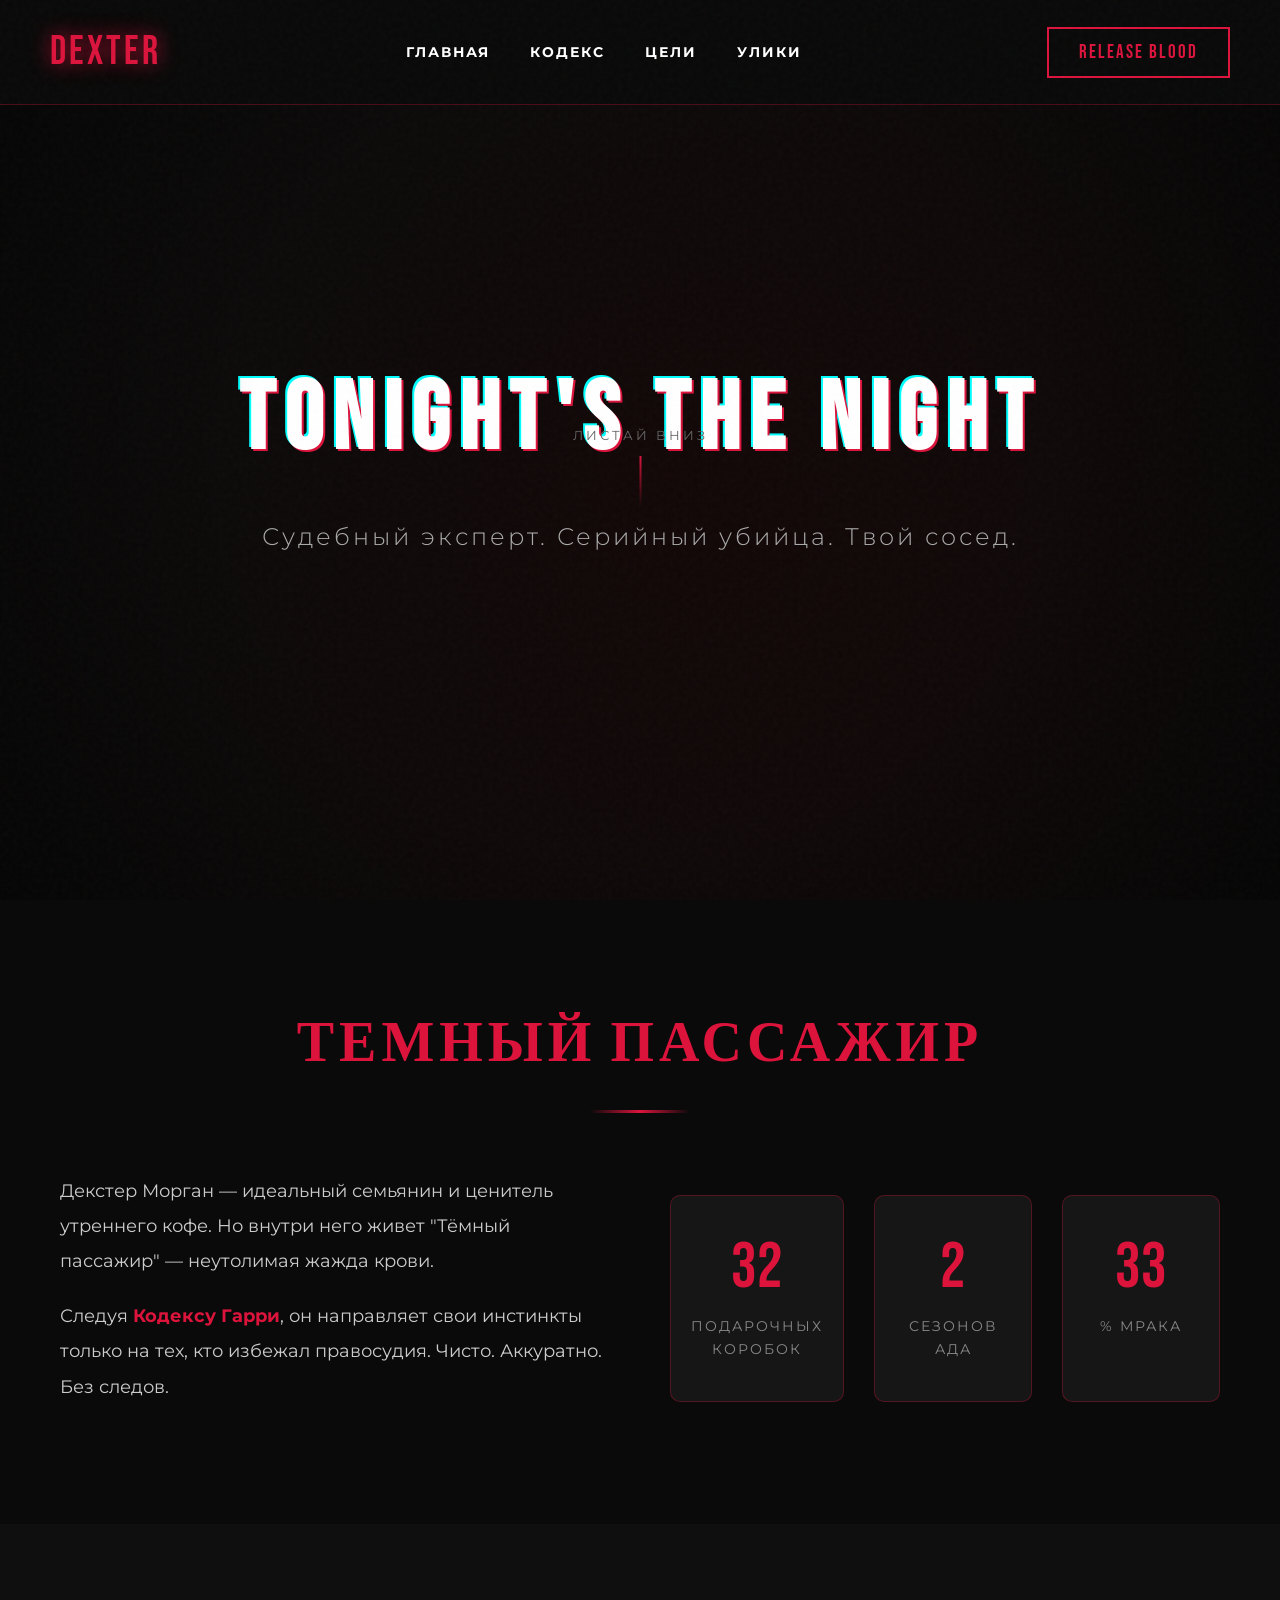
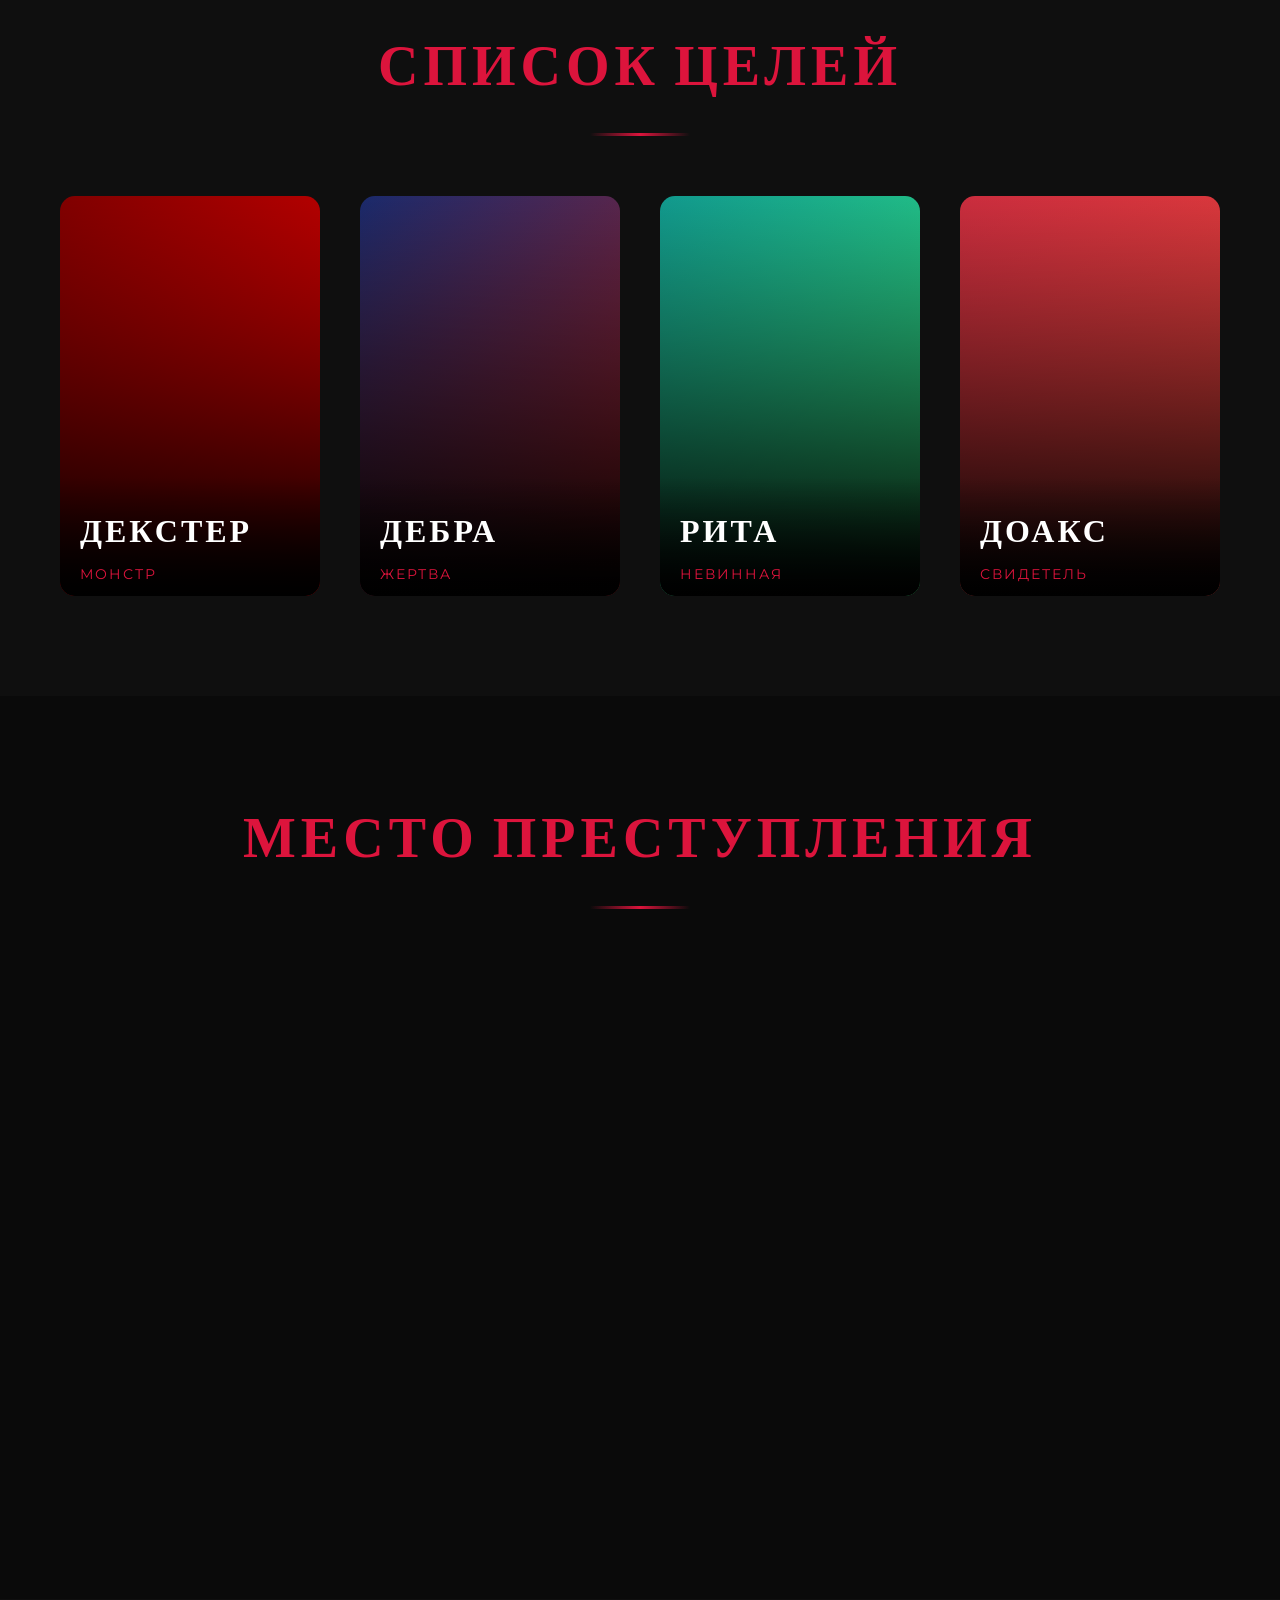
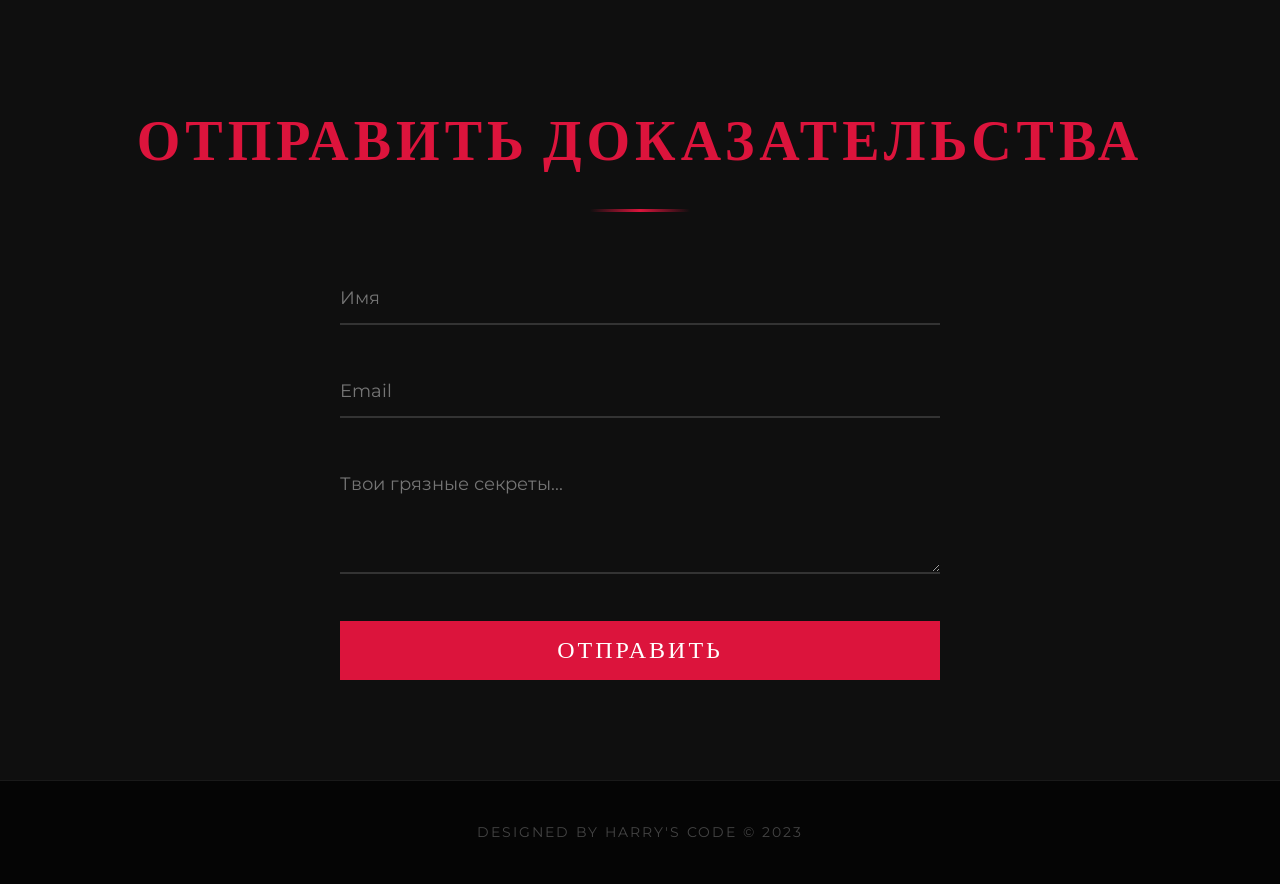
<file: index.html>
<!DOCTYPE html>
<html lang="ru">
<head>
    <meta charset="UTF-8">
    <meta name="viewport" content="width=device-width, initial-scale=1.0">
    <title>DEXTER | Tonight's the night</title>
    <link rel="stylesheet" href="style.css">
    <link href="https://fonts.googleapis.com/css2?family=Bebas+Neue&family=Montserrat:wght@300;400;700;900&display=swap" rel="stylesheet">
</head>
<body>
    <!-- Canvas для крови -->
    <canvas id="bloodCanvas"></canvas>

    <!-- Шум на фоне -->
    <div class="noise-overlay"></div>

    <!-- Навигация -->
    <nav class="navbar">
        <div class="logo">DEXTER</div>
        <ul class="nav-links">
            <li><a href="#home">Главная</a></li>
            <li><a href="#about">Кодекс</a></li>
            <li><a href="#characters">Цели</a></li>
            <li><a href="#gallery">Улики</a></li>
        </ul>
        <button class="blood-btn" id="bloodToggle">
            <span class="btn-text">RELEASE BLOOD</span>
            <div class="btn-drip"></div>
        </button>
    </nav>

    <!-- Главный экран -->
    <header id="home" class="hero">
        <div class="hero-content">
            <h1 class="glitch-title" data-text="TONIGHT'S THE NIGHT">TONIGHT'S THE NIGHT</h1>
            <p class="subtitle">Судебный эксперт. Серийный убийца. Твой сосед.</p>
            <div class="scroll-indicator">
                <span>ЛИСТАЙ ВНИЗ</span>
                <div class="line"></div>
            </div>
        </div>
        <div class="vignette"></div>
    </header>

    <!-- О сериале -->
    <section id="about" class="section">
        <div class="container">
            <div class="section-header">
                <h2>ТЕМНЫЙ ПАССАЖИР</h2>
                <div class="divider"></div>
            </div>
            <div class="about-grid">
                <div class="about-text fade-in">
                    <p>Декстер Морган — идеальный семьянин и ценитель утреннего кофе. Но внутри него живет "Тёмный пассажир" — неутолимая жажда крови.</p>
                    <p>Следуя <strong>Кодексу Гарри</strong>, он направляет свои инстинкты только на тех, кто избежал правосудия. Чисто. Аккуратно. Без следов.</p>
                </div>
                <div class="stats-container fade-in">
                    <div class="stat-box">
                        <span class="stat-number" data-target="96">0</span>
                        <span class="stat-desc">Подарочных коробок</span>
                    </div>
                    <div class="stat-box">
                        <span class="stat-number" data-target="8">0</span>
                        <span class="stat-desc">Сезонов ада</span>
                    </div>
                    <div class="stat-box">
                        <span class="stat-number" data-target="100">0</span>
                        <span class="stat-desc">% Мрака</span>
                    </div>
                </div>
            </div>
        </div>
    </section>

    <!-- Персонажи -->
    <section id="characters" class="section dark-bg">
        <div class="container">
            <div class="section-header">
                <h2>СПИСОК ЦЕЛЕЙ</h2>
                <div class="divider"></div>
            </div>
            <div class="characters-grid">
                <!-- Декстер -->
                <div class="character-card tilt-card">
                    <div class="card-image" style="background: linear-gradient(135deg, #800000, #ff0000); background-image: url('https://image.tmdb.org/t/p/w500/79QVxjX6zW2C8aGzI3kZqJzYzY.jpg'), linear-gradient(135deg, #800000, #ff0000);">
                        <div class="card-overlay">
                            <h3>ДЕКСТЕР</h3>
                            <p>МОНСТР</p>
                        </div>
                    </div>
                </div>
                <!-- Дебра -->
                <div class="character-card tilt-card">
                    <div class="card-image" style="background: linear-gradient(135deg, #1a2a6c, #b21f1f); background-image: url('https://image.tmdb.org/t/p/w500/kZqKqJzYzY.jpg'), linear-gradient(135deg, #1a2a6c, #b21f1f);">
                        <div class="card-overlay">
                            <h3>ДЕБРА</h3>
                            <p>ЖЕРТВА</p>
                        </div>
                    </div>
                </div>
                <!-- Рита -->
                <div class="character-card tilt-card">
                    <div class="card-image" style="background: linear-gradient(135deg, #11998e, #38ef7d); background-image: url('https://image.tmdb.org/t/p/w500/rZqJzYzY.jpg'), linear-gradient(135deg, #11998e, #38ef7d);">
                        <div class="card-overlay">
                            <h3>РИТА</h3>
                            <p>НЕВИННАЯ</p>
                        </div>
                    </div>
                </div>
                <!-- Доакс -->
                <div class="character-card tilt-card">
                    <div class="card-image" style="background: linear-gradient(135deg, #cb2d3e, #ef473a); background-image: url('https://image.tmdb.org/t/p/w500/sZqJzYzY.jpg'), linear-gradient(135deg, #cb2d3e, #ef473a);">
                        <div class="card-overlay">
                            <h3>ДОАКС</h3>
                            <p>СВИДЕТЕЛЬ</p>
                        </div>
                    </div>
                </div>
            </div>
        </div>
    </section>

    <!-- Галерея -->
    <section id="gallery" class="section">
        <div class="container">
            <div class="section-header">
                <h2>МЕСТО ПРЕСТУПЛЕНИЯ</h2>
                <div class="divider"></div>
            </div>
            <div class="gallery-grid">
                <div class="gallery-item" data-video="https://www.youtube.com/embed/PkAq4X6JzOg?autoplay=1">
                    <div class="gallery-img" style="background-image: url('https://images.weserv.nl/?url=https://wallpapers.com/images/hd/dexter-morgan-splatter-art-p9w3j5k6l7m8n9o0.jpg&w=600&h=400&fit=cover');"></div>
                    <div class="play-icon">▶</div>
                </div>
                <div class="gallery-item">
                    <div class="gallery-img" style="background-image: url('https://images.weserv.nl/?url=https://media.vulture.com/wp-content/uploads/2013/09/dexter-season-8.jpg&w=600&h=400&fit=cover');"></div>
                </div>
                <div class="gallery-item">
                    <div class="gallery-img" style="background-image: url('https://images.weserv.nl/?url=https://static.wikia.nocookie.net/dexter/images/2/22/Dexter_s1_e1.jpg&w=600&h=400&fit=cover');"></div>
                </div>
                <div class="gallery-item">
                    <div class="gallery-img" style="background-image: url('https://images.weserv.nl/?url=https://cdn.images.express.co.uk/img/dynamic/128/590x/Dexter-New-Blood-1384657.jpg&w=600&h=400&fit=cover');"></div>
                </div>
            </div>
        </div>
    </section>

    <!-- Модальное окно -->
    <div id="videoModal" class="modal">
        <div class="modal-content">
            <span class="close-modal">&times;</span>
            <div class="video-wrapper">
                <iframe id="videoFrame" src="" frameborder="0" allow="autoplay; encrypted-media" allowfullscreen></iframe>
            </div>
        </div>
    </div>

    <!-- Контакты -->
    <section id="contact" class="section dark-bg">
        <div class="container">
            <div class="section-header">
                <h2>ОТПРАВИТЬ ДОКАЗАТЕЛЬСТВА</h2>
                <div class="divider"></div>
            </div>
            <form class="contact-form">
                <div class="input-group">
                    <input type="text" placeholder="Имя" required>
                    <span class="bar"></span>
                </div>
                <div class="input-group">
                    <input type="email" placeholder="Email" required>
                    <span class="bar"></span>
                </div>
                <div class="input-group">
                    <textarea placeholder="Твои грязные секреты..." rows="4" required></textarea>
                    <span class="bar"></span>
                </div>
                <button type="submit" class="btn-submit">ОТПРАВИТЬ</button>
            </form>
        </div>
    </section>

    <footer>
        <p>DESIGNED BY HARRY'S CODE &copy; 2023</p>
    </footer>

    <script src="script.js"></script>
</body>
</html>
</file>
<file: style.css>
/* === RESET & BASE === */
* {
    margin: 0;
    padding: 0;
    box-sizing: border-box;
}

html {
    scroll-behavior: smooth;
}

body {
    font-family: 'Montserrat', sans-serif;
    background-color: #0a0a0a;
    color: #e0e0e0;
    overflow-x: hidden;
    line-height: 1.6;
}

/* === CANVAS BLOOD === */
#bloodCanvas {
    position: fixed;
    top: 0;
    left: 0;
    width: 100%;
    height: 100%;
    pointer-events: none;
    z-index: 9999;
    opacity: 0;
    transition: opacity 0.5s ease;
}

#bloodCanvas.active {
    opacity: 1;
}

/* === NOISE OVERLAY === */
.noise-overlay {
    position: fixed;
    top: 0;
    left: 0;
    width: 100%;
    height: 100%;
    pointer-events: none;
    z-index: 9000;
    opacity: 0.03;
    background: url('data:image/svg+xml;utf8,%3Csvg viewBox="0 0 200 200" xmlns="http://www.w3.org/2000/svg"%3E%3Cfilter id="noise"%3E%3CfeTurbulence type="fractalNoise" baseFrequency="0.9" numOctaves="4" stitchTiles="stitch"/%3E%3C/filter%3E%3Crect width="100%25" height="100%25" filter="url(%23noise)"/%3E%3C/svg%3E');
}

/* === NAVBAR === */
.navbar {
    position: fixed;
    top: 0;
    width: 100%;
    padding: 20px 50px;
    display: flex;
    justify-content: space-between;
    align-items: center;
    background: rgba(10, 10, 10, 0.95);
    backdrop-filter: blur(10px);
    z-index: 1000;
    border-bottom: 1px solid rgba(220, 20, 60, 0.3);
}

.logo {
    font-family: 'Bebas Neue', cursive;
    font-size: 2.5rem;
    color: #dc143c;
    letter-spacing: 3px;
    text-shadow: 0 0 20px rgba(220, 20, 60, 0.8);
}

.nav-links {
    display: flex;
    list-style: none;
    gap: 40px;
}

.nav-links a {
    color: #fff;
    text-decoration: none;
    font-weight: 700;
    text-transform: uppercase;
    font-size: 0.9rem;
    letter-spacing: 2px;
    transition: color 0.3s ease;
    position: relative;
}

.nav-links a::after {
    content: '';
    position: absolute;
    bottom: -5px;
    left: 0;
    width: 0;
    height: 2px;
    background: #dc143c;
    transition: width 0.3s ease;
}

.nav-links a:hover {
    color: #dc143c;
}

.nav-links a:hover::after {
    width: 100%;
}

.blood-btn {
    background: transparent;
    border: 2px solid #dc143c;
    color: #dc143c;
    padding: 12px 30px;
    font-family: 'Bebas Neue', cursive;
    font-size: 1.2rem;
    letter-spacing: 2px;
    cursor: pointer;
    position: relative;
    overflow: hidden;
    transition: all 0.3s ease;
    text-transform: uppercase;
}

.blood-btn:hover {
    background: #dc143c;
    color: #000;
    box-shadow: 0 0 30px rgba(220, 20, 60, 0.8);
}

.btn-drip {
    position: absolute;
    bottom: -100%;
    left: 50%;
    width: 2px;
    height: 100%;
    background: rgba(220, 20, 60, 0.5);
    transform: translateX(-50%);
    transition: bottom 0.5s ease;
}

.blood-btn:hover .btn-drip {
    bottom: 100%;
}

/* === HERO SECTION === */
.hero {
    height: 100vh;
    display: flex;
    align-items: center;
    justify-content: center;
    position: relative;
    background: linear-gradient(135deg, #0a0a0a 0%, #1a0505 100%);
    overflow: hidden;
}

.hero::before {
    content: '';
    position: absolute;
    top: 0;
    left: 0;
    width: 100%;
    height: 100%;
    background: radial-gradient(circle at center, transparent 0%, #0a0a0a 100%);
    z-index: 1;
}

.hero-content {
    text-align: center;
    z-index: 2;
    padding: 0 20px;
}

.glitch-title {
    font-family: 'Bebas Neue', cursive;
    font-size: 6rem;
    color: #fff;
    letter-spacing: 10px;
    position: relative;
    animation: glitch 3s infinite;
    text-shadow: 2px 2px #dc143c, -2px -2px #00ffff;
}

@keyframes glitch {
    0%, 90%, 100% {
        text-shadow: 2px 2px #dc143c, -2px -2px #00ffff;
        transform: translate(0);
    }
    92% {
        text-shadow: -2px 2px #dc143c, 2px -2px #00ffff;
        transform: translate(-2px, 2px);
    }
    94% {
        text-shadow: 2px -2px #dc143c, -2px 2px #00ffff;
        transform: translate(2px, -2px);
    }
    96% {
        text-shadow: 0px 0px #dc143c, 0px 0px #00ffff;
        transform: translate(0);
    }
}

.subtitle {
    font-size: 1.5rem;
    color: #aaa;
    margin-top: 20px;
    letter-spacing: 3px;
    font-weight: 300;
}

.scroll-indicator {
    position: absolute;
    bottom: 50px;
    left: 50%;
    transform: translateX(-50%);
    display: flex;
    flex-direction: column;
    align-items: center;
    gap: 10px;
    animation: bounce 2s infinite;
}

.scroll-indicator span {
    font-size: 0.8rem;
    letter-spacing: 3px;
    color: #666;
}

.line {
    width: 2px;
    height: 50px;
    background: linear-gradient(to bottom, #dc143c, transparent);
}

@keyframes bounce {
    0%, 20%, 50%, 80%, 100% {
        transform: translateX(-50%) translateY(0);
    }
    40% {
        transform: translateX(-50%) translateY(-10px);
    }
    60% {
        transform: translateX(-50%) translateY(-5px);
    }
}

.vignette {
    position: absolute;
    top: 0;
    left: 0;
    width: 100%;
    height: 100%;
    background: radial-gradient(circle, transparent 50%, #000 150%);
    pointer-events: none;
    z-index: 3;
}

/* === SECTIONS === */
.section {
    padding: 100px 0;
    position: relative;
}

.container {
    max-width: 1200px;
    margin: 0 auto;
    padding: 0 20px;
}

.section-header {
    text-align: center;
    margin-bottom: 60px;
}

.section-header h2 {
    font-family: 'Bebas Neue', cursive;
    font-size: 3.5rem;
    color: #dc143c;
    letter-spacing: 5px;
    margin-bottom: 20px;
}

.divider {
    width: 100px;
    height: 3px;
    background: linear-gradient(90deg, transparent, #dc143c, transparent);
    margin: 0 auto;
}

/* === ABOUT === */
.about-grid {
    display: grid;
    grid-template-columns: 1fr 1fr;
    gap: 60px;
    align-items: center;
}

.about-text p {
    font-size: 1.1rem;
    line-height: 2;
    color: #ccc;
    margin-bottom: 20px;
}

.about-text strong {
    color: #dc143c;
}

.stats-container {
    display: grid;
    grid-template-columns: repeat(3, 1fr);
    gap: 30px;
}

.stat-box {
    text-align: center;
    padding: 40px 20px;
    background: rgba(255, 255, 255, 0.05);
    border: 1px solid rgba(220, 20, 60, 0.3);
    border-radius: 10px;
    transition: transform 0.3s ease, box-shadow 0.3s ease;
}

.stat-box:hover {
    transform: translateY(-10px);
    box-shadow: 0 10px 30px rgba(220, 20, 60, 0.3);
}

.stat-number {
    display: block;
    font-family: 'Bebas Neue', cursive;
    font-size: 4rem;
    color: #dc143c;
    line-height: 1;
}

.stat-desc {
    display: block;
    margin-top: 15px;
    font-size: 0.9rem;
    color: #888;
    letter-spacing: 2px;
    text-transform: uppercase;
}

/* === CHARACTERS === */
.dark-bg {
    background: #0f0f0f;
}

.characters-grid {
    display: grid;
    grid-template-columns: repeat(auto-fit, minmax(250px, 1fr));
    gap: 40px;
}

.character-card {
    position: relative;
    border-radius: 15px;
    overflow: hidden;
    cursor: pointer;
    transition: transform 0.3s ease;
}

.character-card:hover {
    transform: scale(1.05);
}

.card-image {
    height: 400px;
    background-size: cover;
    background-position: center;
    position: relative;
    transition: filter 0.3s ease;
}

.card-image::before {
    content: '';
    position: absolute;
    top: 0;
    left: 0;
    width: 100%;
    height: 100%;
    background: linear-gradient(to bottom, transparent 0%, #000 100%);
}

.card-overlay {
    position: absolute;
    bottom: 0;
    left: 0;
    width: 100%;
    padding: 30px 20px;
    background: linear-gradient(transparent, #000);
    transform: translateY(20px);
    transition: transform 0.3s ease;
}

.character-card:hover .card-overlay {
    transform: translateY(0);
}

.card-overlay h3 {
    font-family: 'Bebas Neue', cursive;
    font-size: 2rem;
    color: #fff;
    letter-spacing: 3px;
}

.card-overlay p {
    color: #dc143c;
    font-size: 0.9rem;
    letter-spacing: 2px;
    text-transform: uppercase;
    margin-top: 5px;
}

/* === GALLERY === */
.gallery-grid {
    display: grid;
    grid-template-columns: repeat(auto-fit, minmax(300px, 1fr));
    gap: 30px;
}

.gallery-item {
    position: relative;
    height: 250px;
    border-radius: 10px;
    overflow: hidden;
    cursor: pointer;
    transition: transform 0.3s ease;
}

.gallery-item:hover {
    transform: scale(1.03);
}

.gallery-img {
    width: 100%;
    height: 100%;
    background-size: cover;
    background-position: center;
    transition: filter 0.3s ease;
}

.gallery-item:hover .gallery-img {
    filter: brightness(0.5);
}

.play-icon {
    position: absolute;
    top: 50%;
    left: 50%;
    transform: translate(-50%, -50%) scale(0);
    font-size: 4rem;
    color: #dc143c;
    opacity: 0;
    transition: all 0.3s ease;
    text-shadow: 0 0 20px rgba(220, 20, 60, 0.8);
}

.gallery-item:hover .play-icon {
    transform: translate(-50%, -50%) scale(1);
    opacity: 1;
}

/* === MODAL === */
.modal {
    display: none;
    position: fixed;
    top: 0;
    left: 0;
    width: 100%;
    height: 100%;
    background: rgba(0, 0, 0, 0.95);
    z-index: 10000;
    justify-content: center;
    align-items: center;
    opacity: 0;
    transition: opacity 0.3s ease;
}

.modal.active {
    display: flex;
    opacity: 1;
}

.modal-content {
    position: relative;
    width: 90%;
    max-width: 900px;
    background: #000;
    border-radius: 10px;
    overflow: hidden;
    border: 2px solid #dc143c;
}

.close-modal {
    position: absolute;
    top: -40px;
    right: 0;
    font-size: 3rem;
    color: #fff;
    cursor: pointer;
    transition: color 0.3s ease;
    z-index: 10001;
}

.close-modal:hover {
    color: #dc143c;
}

.video-wrapper {
    position: relative;
    padding-bottom: 56.25%;
    height: 0;
}

.video-wrapper iframe {
    position: absolute;
    top: 0;
    left: 0;
    width: 100%;
    height: 100%;
}

/* === CONTACT FORM === */
.contact-form {
    max-width: 600px;
    margin: 0 auto;
}

.input-group {
    position: relative;
    margin-bottom: 40px;
}

.input-group input,
.input-group textarea {
    width: 100%;
    padding: 15px 0;
    background: transparent;
    border: none;
    border-bottom: 2px solid #333;
    color: #fff;
    font-size: 1.1rem;
    font-family: 'Montserrat', sans-serif;
    transition: border-color 0.3s ease;
}

.input-group input:focus,
.input-group textarea:focus {
    outline: none;
    border-bottom-color: #dc143c;
}

.input-group label {
    position: absolute;
    top: 15px;
    left: 0;
    color: #666;
    font-size: 1.1rem;
    pointer-events: none;
    transition: all 0.3s ease;
}

.input-group input:focus ~ label,
.input-group input:valid ~ label,
.input-group textarea:focus ~ label,
.input-group textarea:valid ~ label {
    top: -20px;
    font-size: 0.9rem;
    color: #dc143c;
}

.bar {
    position: absolute;
    bottom: 0;
    left: 0;
    width: 0;
    height: 2px;
    background: #dc143c;
    transition: width 0.3s ease;
}

.input-group input:focus ~ .bar,
.input-group textarea:focus ~ .bar {
    width: 100%;
}

.btn-submit {
    width: 100%;
    padding: 15px;
    background: #dc143c;
    border: none;
    color: #fff;
    font-family: 'Bebas Neue', cursive;
    font-size: 1.5rem;
    letter-spacing: 3px;
    cursor: pointer;
    transition: all 0.3s ease;
    text-transform: uppercase;
}

.btn-submit:hover {
    background: #ff1a47;
    box-shadow: 0 0 30px rgba(220, 20, 60, 0.6);
}

/* === FOOTER === */
footer {
    padding: 40px 0;
    text-align: center;
    background: #050505;
    border-top: 1px solid #1a1a1a;
}

footer p {
    color: #444;
    font-size: 0.9rem;
    letter-spacing: 2px;
}

/* === RESPONSIVE === */
@media (max-width: 768px) {
    .navbar {
        padding: 15px 20px;
    }
    
    .nav-links {
        display: none;
    }
    
    .glitch-title {
        font-size: 3rem;
    }
    
    .about-grid {
        grid-template-columns: 1fr;
    }
    
    .stats-container {
        grid-template-columns: 1fr;
    }
    
    .section-header h2 {
        font-size: 2.5rem;
    }
}

/* === FADE IN ANIMATION === */
.fade-in {
    opacity: 0;
    transform: translateY(30px);
    transition: opacity 0.6s ease, transform 0.6s ease;
}

.fade-in.visible {
    opacity: 1;
    transform: translateY(0);
}
</file>
